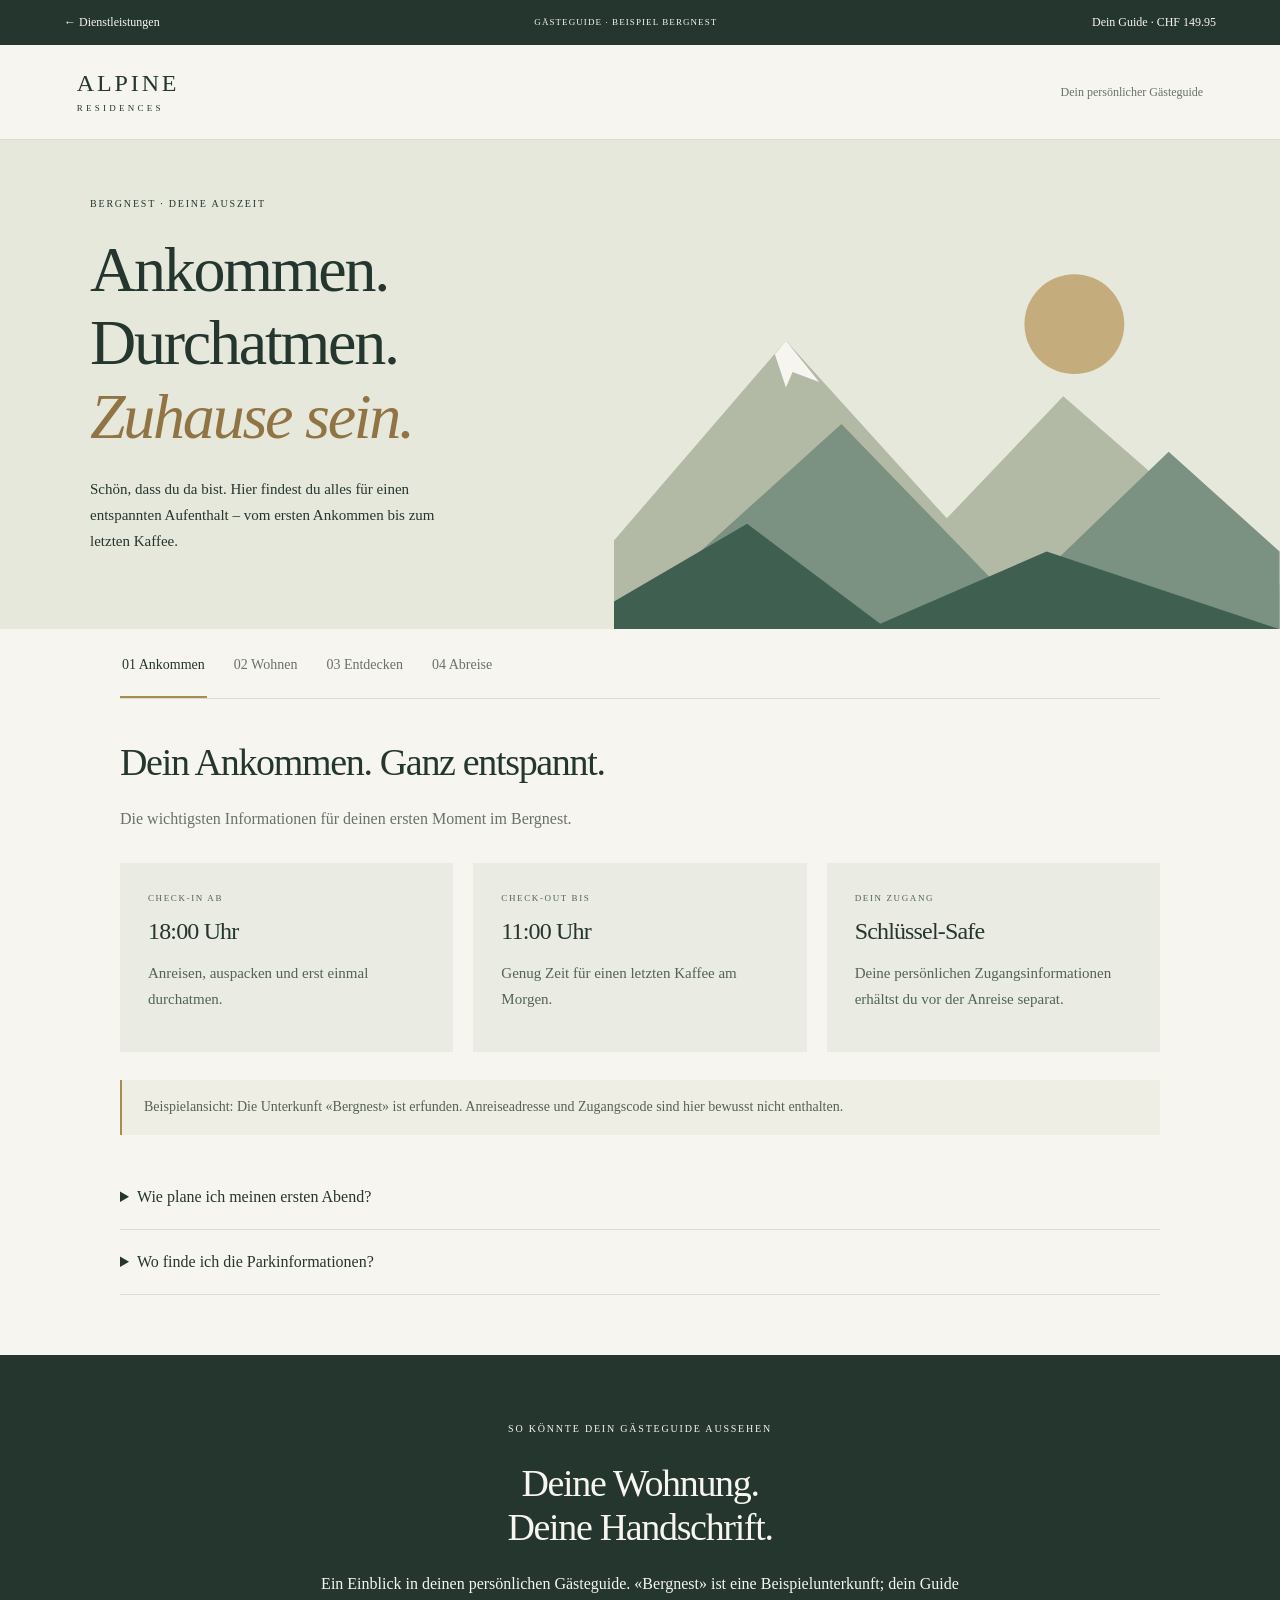
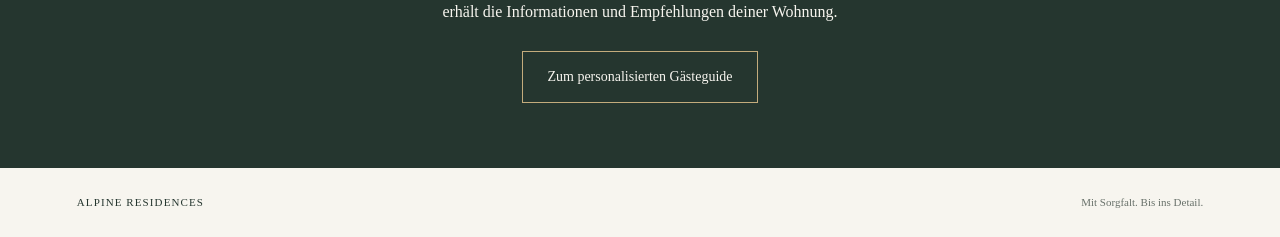
<file: gaesteguide-demo.html>
<!doctype html><html lang="de-CH"><head><meta charset="utf-8"><meta name="viewport" content="width=device-width,initial-scale=1"><meta name="robots" content="noindex,nofollow"><meta name="theme-color" content="#25362f"><title>Bergnest · Beispiel-Gästeguide | Alpine Residences</title><link rel="stylesheet" href="guide-demo.css"><script src="guide-demo.js" defer></script></head><body><a class="skip" href="#guide-content">Zum Inhalt</a><div class="demo-banner"><a href="alpine-produkte.html">← Dienstleistungen</a><span>GÄSTEGUIDE · BEISPIEL BERGNEST</span><a href="alpine-produkte.html#gaesteguide">Dein Guide · CHF 149.95 </a></div><header><a href="alpine-produkte.html" class="guide-brand">ALPINE <small>RESIDENCES</small></a><span>Dein persönlicher Gästeguide</span></header><main><section class="guide-welcome"><div><p class="eyebrow">BERGNEST · DEINE AUSZEIT</p><h1>Ankommen.<br>Durchatmen.<br><em>Zuhause sein.</em></h1><p>Schön, dass du da bist. Hier findest du alles für einen entspannten Aufenthalt – vom ersten Ankommen bis zum letzten Kaffee.</p></div><svg viewBox="0 0 600 350" role="img" aria-label="Illustration einer ruhigen Berglandschaft"><circle cx="415" cy="75" r="45" fill="#c4ac7c"/><path d="M0 350V270L155 90L300 250L405 140L600 310V350" fill="#b2b9a5"/><path d="M0 350L205 165L360 325L500 190L600 280V350" fill="#7b9181"/><path d="M0 350V325L120 255L240 345L390 280L600 350" fill="#3f6050"/><path d="M145 102L155 90L185 127L161 118L155 132Z" fill="#f7f5ef"/></svg></section><div class="guide-shell"><nav class="guide-tabs" aria-label="Bereiche im Gästeguide"><button type="button" data-tab="ankommen" aria-pressed="true">01 Ankommen</button><button type="button" data-tab="wohnen" aria-pressed="false">02 Wohnen</button><button type="button" data-tab="entdecken" aria-pressed="false">03 Entdecken</button><button type="button" data-tab="abreise" aria-pressed="false">04 Abreise</button></nav><div id="guide-content" tabindex="-1"></div></div><section class="demo-outro"><p class="eyebrow">SO KÖNNTE DEIN GÄSTEGUIDE AUSSEHEN</p><h2>Deine Wohnung.<br>Deine Handschrift.</h2><p>Ein Einblick in deinen persönlichen Gästeguide. «Bergnest» ist eine Beispielunterkunft; dein Guide erhält die Informationen und Empfehlungen deiner Wohnung.</p><a href="alpine-produkte.html#gaesteguide">Zum personalisierten Gästeguide </a></section></main><footer>ALPINE RESIDENCES <span>Mit Sorgfalt. Bis ins Detail.</span></footer></body></html>
</file>
<file: guide-demo.css>
:root{--paper:#f7f5ef;--ink:#25362f;--muted:#68716a;--gold:#aa8b52;--line:#d9dcd2}*{box-sizing:border-box}body{margin:0;background:var(--paper);color:var(--ink);font:16px/1.75 Georgia,serif}a{color:inherit;text-underline-offset:5px}button,input{font:inherit}a,button{outline-offset:5px}button{cursor:pointer}h1,h2,h3{font-weight:400;line-height:1.15;letter-spacing:-.035em}h2{font-size:38px;margin:0 0 20px}h3{font-size:24px;margin:0 0 14px}p{margin:0 0 20px}.skip{position:absolute;left:-9999px}.skip:focus{left:10px;top:50px;background:white;z-index:10}.demo-banner{padding:12px 5%;background:#25362f;color:#f7f5ef;display:flex;justify-content:space-between;gap:15px;font-size:12px}.demo-banner span{font-size:9px;letter-spacing:.12em;align-self:center}.demo-banner a{text-decoration:none}header{padding:25px 6%;display:flex;align-items:center;justify-content:space-between;border-bottom:1px solid var(--line)}header>span{font-size:12px;color:var(--muted)}.guide-brand{text-decoration:none;font-size:24px;letter-spacing:.12em;line-height:1.1}.guide-brand small{display:block;font-size:9px;letter-spacing:.36em;margin-top:8px}.guide-welcome{position:relative;overflow:hidden;background:#e6e8dc;min-height:440px;padding:55px max(6%,calc((100vw - 1100px)/2));display:flex;align-items:center}.guide-welcome>div{position:relative;z-index:1;max-width:490px}.eyebrow{font-size:10px;letter-spacing:.18em}.guide-welcome h1{font-size:64px;margin:0 0 22px}.guide-welcome h1 em{color:#907444}.guide-welcome p:last-child{max-width:360px;font-size:15px}.guide-welcome svg{position:absolute;width:52%;right:0;bottom:0}.guide-shell{max-width:1100px;margin:auto;padding:0 30px 60px}.guide-tabs{display:flex;gap:25px;border-bottom:1px solid var(--line);margin-bottom:42px;overflow-x:auto}.guide-tabs button{flex-shrink:0;padding:24px 2px 18px;background:none;border:0;border-bottom:2px solid transparent;color:var(--muted);font-size:14px}.guide-tabs button[aria-pressed=true]{color:var(--ink);border-bottom-color:var(--gold)}#guide-content{min-height:400px}.section-head{margin-bottom:30px}.section-head p{color:var(--muted)}.guide-grid{display:grid;grid-template-columns:repeat(3,1fr);gap:20px}.guide-card{background:#eaece3;padding:28px}.guide-card p{font-size:15px;color:#536257;margin-bottom:12px}.guide-card .value{font-size:35px;color:var(--ink)}.guide-card .eyebrow{font-size:9px}.guide-note{border-left:2px solid var(--gold);padding:15px 22px;margin-top:28px;background:#efeee5;color:#536257;font-size:14px}.guide-faq{margin-top:30px}.guide-faq details{padding:18px 0;border-bottom:1px solid var(--line)}summary{cursor:pointer}.guide-faq p{color:var(--muted);font-size:15px;margin:15px 0 0}.filter-row{display:flex;gap:10px;margin-bottom:24px}.filter-row button{background:none;border:1px solid #8d998d;padding:9px 18px;color:var(--ink)}.filter-row button[aria-pressed=true]{background:var(--ink);color:var(--paper)}.checklist{max-width:650px}.checklist label{display:flex;align-items:flex-start;gap:15px;padding:20px 0;border-bottom:1px solid var(--line);cursor:pointer}.checklist input{margin-top:8px;width:18px;height:18px;accent-color:var(--ink)}.checklist input:checked+span{text-decoration:line-through;color:var(--muted)}.demo-outro{background:var(--ink);color:var(--paper);text-align:center;padding:65px 25px}.demo-outro p{max-width:650px;margin:0 auto 25px}.demo-outro a{display:inline-block;border:1px solid #c4ac7c;padding:13px 24px;text-decoration:none;font-size:14px}footer{display:flex;justify-content:space-between;padding:25px 6%;font-size:11px;letter-spacing:.1em}footer span{letter-spacing:0;color:var(--muted)}@media(max-width:700px){.demo-banner{flex-wrap:wrap;padding:10px 5%;font-size:11px}.demo-banner span{order:3;width:100%}header>span{max-width:120px;text-align:right}.guide-welcome{padding:35px 6% 110px;min-height:490px;align-items:start}.guide-welcome h1{font-size:49px}.guide-welcome svg{width:75%;opacity:.7}.guide-welcome p:last-child{max-width:270px}.guide-shell{padding:0 6% 40px}.guide-tabs{gap:20px}.guide-tabs button{font-size:12px}.guide-grid{grid-template-columns:1fr}.guide-card{padding:23px}h2{font-size:32px}.filter-row{gap:7px}.filter-row button{padding:9px 12px;font-size:14px}footer{gap:20px;letter-spacing:0}}
@media(max-width:700px){.guide-tabs{display:grid;grid-template-columns:1fr 1fr;gap:0 18px;overflow:visible}.guide-tabs button{padding:14px 0;text-align:left}}
</file>
